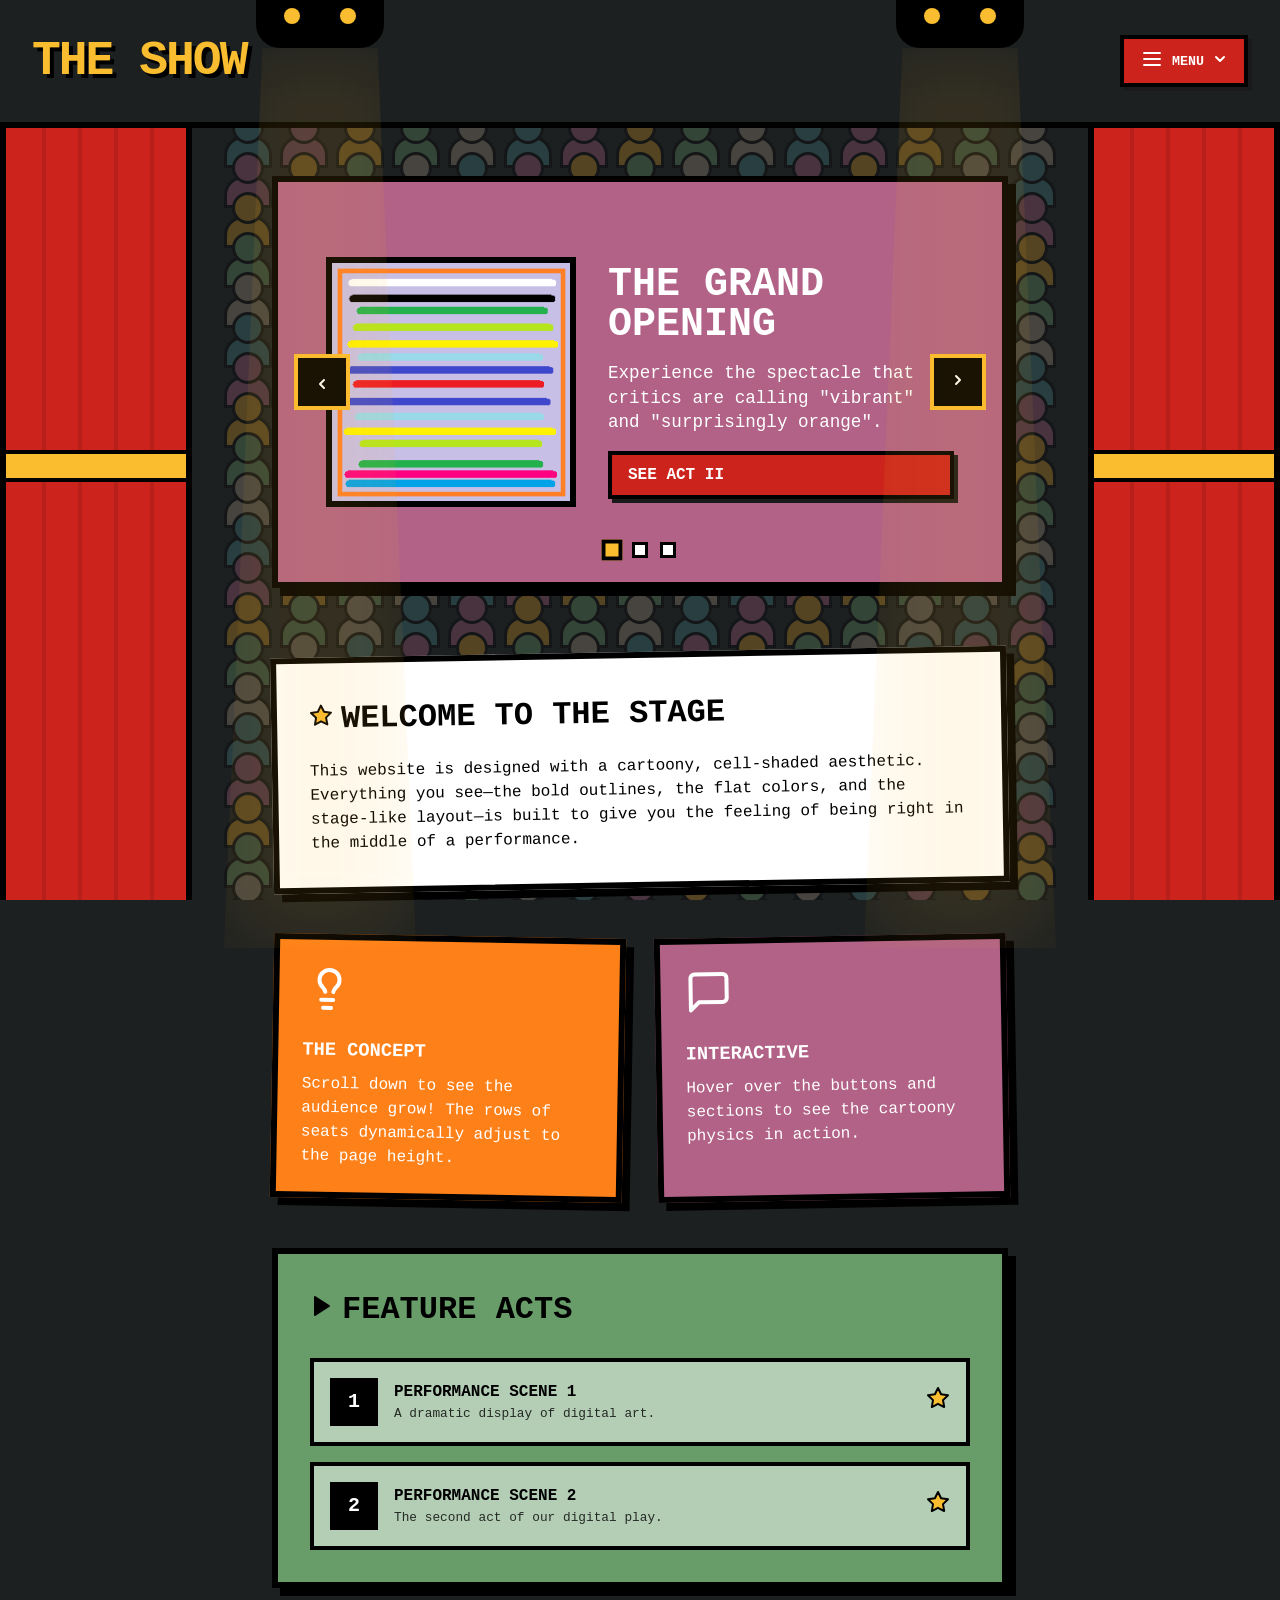
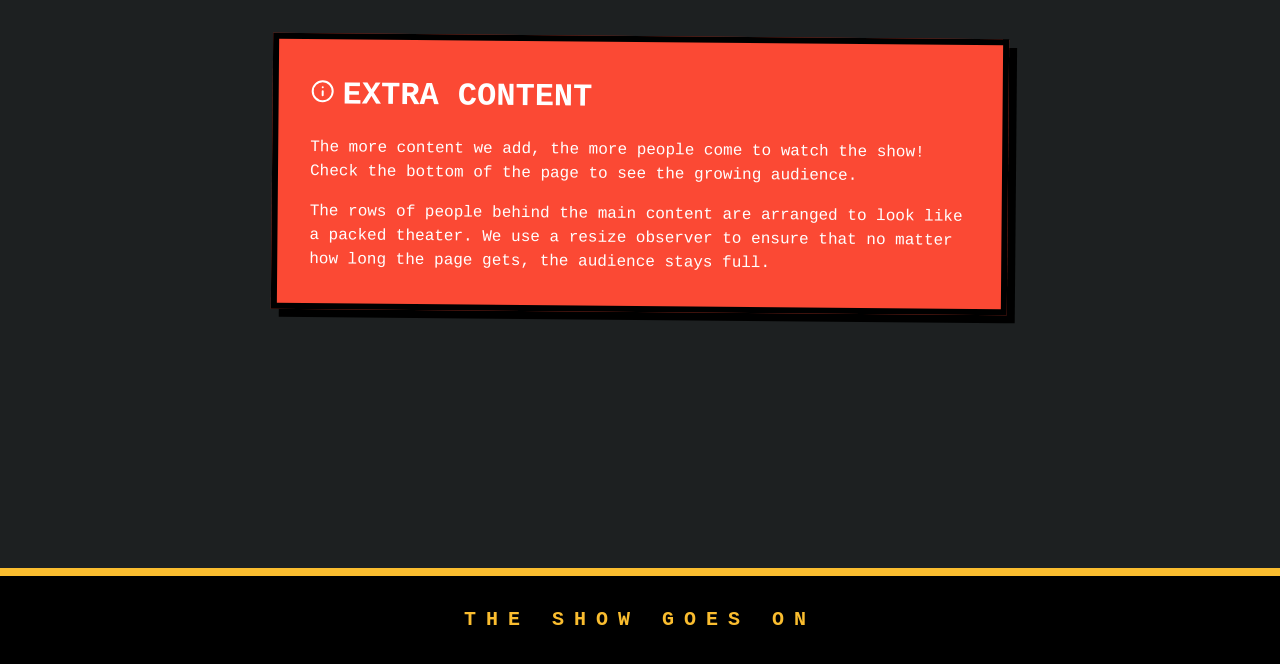
<file: index.html>
<!DOCTYPE html>
<html lang="en">
<head>
    <meta charset="UTF-8">
    <meta name="viewport" content="width=device-width, initial-scale=1.0">
    <title>The Show - Cartoon Edition</title>
    <link rel="stylesheet" href="css/base.css">
    <link rel="stylesheet" href="css/theme.css">
    <link rel="stylesheet" href="css/components.css">
</head>
<body class="home">

<div id="page" class="site">
    <!-- Header / Spotlight Area -->
    <header id="masthead" class="site-header sticky-header cartoon-border">
        <!-- Left Spotlight -->
        <div class="spotlight-housing spotlight-left">
            <div class="spotlight-bulb"></div>
            <div class="spotlight-bulb"></div>
            <div class="spotlight-cone"></div>
        </div>
        
        <!-- Right Spotlight -->
        <div class="spotlight-housing spotlight-right">
            <div class="spotlight-bulb"></div>
            <div class="spotlight-bulb"></div>
            <div class="spotlight-cone"></div>
        </div>

        <h1 class="main-title">
            The Show
        </h1>

        <nav id="site-navigation" class="main-navigation">
            <div class="dropdown">
                <button class="interactive-btn nav-btn-content menu-toggle" aria-controls="primary-menu" aria-expanded="false">
                    <span data-icon="Menu"></span> MENU <span data-icon="ChevronDown"></span>
                </button>
                <ul id="primary-menu" class="dropdown-menu menu">
                    <li class="dropdown-item menu-item menu-item-has-children">
                        <a href="index.html" class="dropdown-link nav-link has-submenu">
                            ACT I <span data-icon="ChevronRight"></span>
                        </a>
                        <ul class="dropdown-menu dropdown-submenu sub-menu">
                            <li class="dropdown-item menu-item menu-item-has-children">
                                <a href="index.html" class="dropdown-link nav-link has-submenu">
                                    Chapter 1 <span data-icon="ChevronRight"></span>
                                </a>
                                <ul class="dropdown-menu dropdown-submenu sub-menu">
                                    <li class="menu-item"><a href="index.html" class="dropdown-link nav-link">Alternate beginning</a></li>
                                </ul>
                            </li>
                            <li class="dropdown-item menu-item">
                                <a href="index.html" class="dropdown-link nav-link">Chapter 2</a>
                            </li>
                        </ul>
                    </li>
                    <li class="dropdown-item menu-item menu-item-has-children">
                        <a href="act2.html" class="dropdown-link nav-link has-submenu">
                            ACT II <span data-icon="ChevronRight"></span>
                        </a>
                        <ul class="dropdown-menu dropdown-submenu sub-menu">
                            <li class="dropdown-item menu-item">
                                <a href="act2.html" class="dropdown-link nav-link">Chapter 3</a>
                            </li>
                            <li class="dropdown-item menu-item menu-item-has-children">
                                <a href="act2.html" class="dropdown-link nav-link has-submenu">
                                    Chapter 4 <span data-icon="ChevronRight"></span>
                                </a>
                                <ul class="dropdown-menu dropdown-submenu sub-menu">
                                    <li class="menu-item"><a href="act2.html" class="dropdown-link nav-link">Alternate ending</a></li>
                                </ul>
                            </li>
                        </ul>
                    </li>
                    <li class="dropdown-item menu-item">
                        <a href="portfolio.html" class="dropdown-link nav-link">BILLBOARD</a>
                    </li>
                    <li class="dropdown-item menu-item">
                        <a href="contact.html" class="dropdown-link nav-link">CONTACT</a>
                    </li>
                </ul>
            </div>
        </nav>
    </header>

    <!-- Main Content -->
    <main id="primary" class="site-main">

        <!-- Featured Carousel -->
        <section class="featured-carousel-section margin-bottom-1">
            <div class="carousel-container cartoon-border cartoon-shadow">
                <div class="carousel-track">
                    <!-- Slide 1 -->
                    <div class="carousel-slide active scene-purple">
                        <div class="slide-image-wrapper">
                            <img src="thumbnail.png" alt="Grand Opening" class="slide-image cartoon-border">
                        </div>
                        <div class="slide-content">
                            <h2 class="slide-title">The Grand Opening</h2>
                            <p class="slide-description">Experience the spectacle that critics are calling "vibrant" and "surprisingly orange".</p>
                            <a href="act2.html" class="interactive-btn nav-link">SEE ACT II</a>
                        </div>
                    </div>
                    <!-- Slide 2 -->
                    <div class="carousel-slide scene-gold">
                        <div class="slide-image-wrapper">
                            <img src="thumbnail.png" alt="New Billboard" class="slide-image cartoon-border">
                        </div>
                        <div class="slide-content">
                            <h2 class="slide-title">Now Showing</h2>
                            <p class="slide-description">Check out our latest billboard for the full schedule of performances this season.</p>
                            <a href="portfolio.html" class="interactive-btn nav-link">THE BILLBOARD</a>
                        </div>
                    </div>
                    <!-- Slide 3 (No Image Example) -->
                    <div class="carousel-slide scene-aqua">
                        <div class="slide-content no-image-padding">
                            <h2 class="slide-title">Director's Note</h2>
                            <p class="slide-description">"Every pixel is a performer, and every line of code is a stage direction." - The Director</p>
                            <a href="contact.html" class="interactive-btn nav-link">CONTACT US</a>
                        </div>
                    </div>
                </div>

                <!-- Navigation Controls -->
                <button class="carousel-control prev-btn" aria-label="Previous Slide">
                    <span data-icon="ChevronRight"></span>
                </button>
                <button class="carousel-control next-btn" aria-label="Next Slide">
                    <span data-icon="ChevronRight"></span>
                </button>

                <!-- Dots -->
                <div class="carousel-dots">
                    <button class="carousel-dot active" aria-label="Go to slide 1"></button>
                    <button class="carousel-dot" aria-label="Go to slide 2"></button>
                    <button class="carousel-dot" aria-label="Go to slide 3"></button>
                </div>
            </div>
        </section>
        
        <section class="cartoon-border cartoon-shadow rotate-left section-block scene-white">
            <h2 class="section-header">
                <span data-icon="Star"></span> WELCOME TO THE STAGE
            </h2>
            <p>This website is designed with a cartoony, cell-shaded aesthetic. Everything you see—the bold outlines, the flat colors, and the stage-like layout—is built to give you the feeling of being right in the middle of a performance.</p>
        </section>

        <section class="responsive-grid">
            <div class="cartoon-border cartoon-shadow rotate-right grid-item scene-orange">
                <div data-icon="Lightbulb" class="icon-margin-bottom"></div>
                <h3 class="grid-title">The Concept</h3>
                <p>Scroll down to see the audience grow! The rows of seats dynamically adjust to the page height.</p>
            </div>
            <div class="cartoon-border cartoon-shadow rotate-left grid-item scene-purple">
                <div data-icon="Message" class="icon-margin-bottom"></div>
                <h3 class="grid-title">Interactive</h3>
                <p>Hover over the buttons and sections to see the cartoony physics in action.</p>
            </div>
        </section>

        <section class="cartoon-border cartoon-shadow section-block scene-green">
            <h2 class="section-header section-header-large">
                <span data-icon="Play"></span> Feature Acts
            </h2>
            <div class="feature-list">
                <div class="feature-row">
                    <div class="feature-number">1</div>
                    <div class="feature-content">
                        <h4 class="feature-title">Performance Scene 1</h4>
                        <p class="feature-desc">A dramatic display of digital art.</p>
                    </div>
                    <div data-icon="Star"></div>
                </div>
                <div class="feature-row">
                    <div class="feature-number">2</div>
                    <div class="feature-content">
                        <h4 class="feature-title">Performance Scene 2</h4>
                        <p class="feature-desc">The second act of our digital play.</p>
                    </div>
                    <div data-icon="Star"></div>
                </div>
            </div>
        </section>

        <section class="cartoon-border cartoon-shadow rotate-slight section-block scene-red-bright">
            <h2 class="section-header">
                <span data-icon="Info"></span> EXTRA CONTENT
            </h2>
            <p class="margin-bottom-1">The more content we add, the more people come to watch the show! Check the bottom of the page to see the growing audience.</p>
            <p>The rows of people behind the main content are arranged to look like a packed theater. We use a resize observer to ensure that no matter how long the page gets, the audience stays full.</p>
        </section>
    </main>

    <!-- Curtains -->
    <div class="curtain curtain-left">
        <div class="curtain-fold"></div>
        <div class="curtain-fold"></div>
        <div class="curtain-fold"></div>
        <div class="curtain-fold"></div>
        <div class="curtain-tie"></div>
    </div>
    <div class="curtain curtain-right">
        <div class="curtain-fold"></div>
        <div class="curtain-fold"></div>
        <div class="curtain-fold"></div>
        <div class="curtain-fold"></div>
        <div class="curtain-tie"></div>
    </div>

    <!-- Audience Background Layer -->
    <div id="bg-audience-container" class="audience-bg-layer">
        <!-- Injected via JS -->
    </div>

    <!-- Footer Area -->
    <footer id="colophon" class="site-footer">
        <div class="footer-marquee">
            <span class="footer-text">The Show Goes On</span>
        </div>
    </footer>

</div><!-- #page -->

    <script type="module" src="js/app.js"></script>
<script defer src="https://static.cloudflareinsights.com/beacon.min.js/v833ccba57c9e4d2798f2e76cebdd09a11778172276447" integrity="sha512-57MDmcccJXYtNnH+ZiBwzC4jb2rvgVCEokYN+L/nLlmO8rfYT/gIpW2A569iJ/3b+0UEasghjuZH/ma3wIs/EQ==" data-cf-beacon='{"version":"2024.11.0","token":"4c6229722a6346bc8eb5cb0e5eae5d41","server_timing":{"name":{"cfCacheStatus":true,"cfEdge":true,"cfExtPri":true,"cfL4":true,"cfOrigin":true,"cfSpeedBrain":true},"location_startswith":null}}' crossorigin="anonymous"></script>
</body>
</html>
</file>
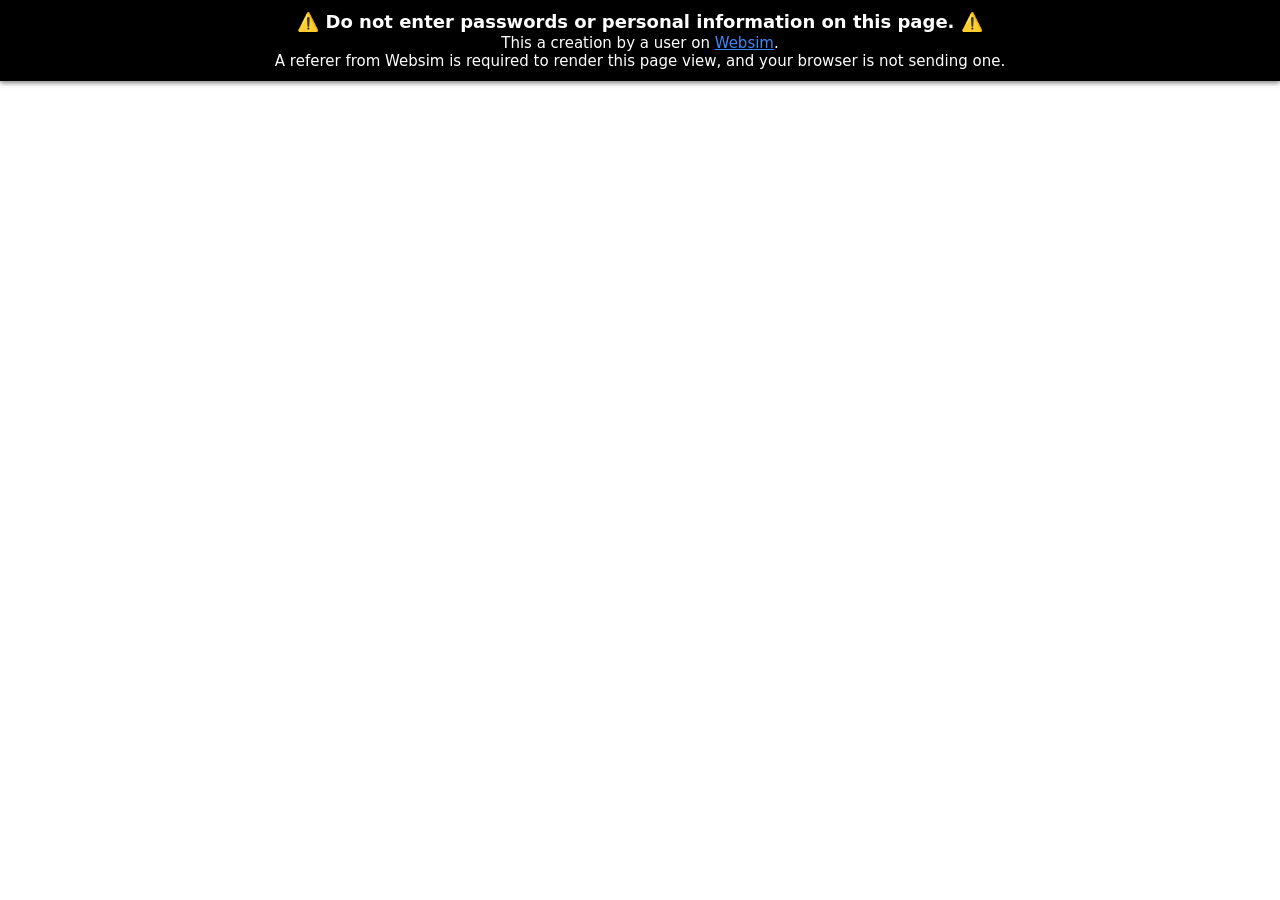
<file: act2.html>
<html lang="en">
  <head>
    <meta charset="UTF-8" />

    <meta charset="utf-8" />
    <link rel="canonical" href="https://websim.com/@SitcomReality/the-show-cartoon-edition" />
    <meta name="viewport" content="width=device-width, initial-scale=1" />

    <title>The Show - Cartoon Edition</title>

    <style>
      html {
        font-size: 15px;
      }
      html,
      body {
        margin: 0;
        padding: 0;
        min-height: 100%;
        height: 100%;
        display: flex;
        flex-direction: column;
      }
      .warning {
        background: black;
        box-shadow: 0 2px 5px rgba(0, 0, 0, 0.5);
        padding: 0.75em;
        color: white;
        text-align: center;
        font-family: -apple-system, BlinkMacSystemFont, "Segoe UI (Custom)",
          Roboto, "Helvetica Neue", "Open Sans (Custom)", system-ui, sans-serif,
          "Apple Color Emoji", "Segoe UI Emoji";
        line-height: 1.2;
        font-size: 1rem;
        position: relative;
        z-index: 2;
      }
      .warning span {
        font-family: initial;
      }
      .warning h1 {
        font-size: 1.2rem;
        margin: 0;
      }
      .warning a {
        color: rgb(66 133 244);
      }
      .iframe-wrap {
        -webkit-box-flex: 1;
        -webkit-flex: 1 1 auto;
            -ms-flex: 1 1 auto;
                flex: 1 1 auto;
        height: 100%;
        position: relative;
        overflow: auto;
        -webkit-overflow-scrolling: touch;
      }
      .iframe {
        position: absolute;
        top: 0;
        left: 0;
        border: 0;
        display: block;
        width: 100%;
        height: 100%;
      }
      @media (max-width: 550px) {
        @supports (height: 100svh) {
          .iframe {
            height: calc(100svh - var(--cp-header-height-small));
          }
        }
      }
    </style>
  </head>

  <body class="">
    <div class="warning">
      <h1>
        <span>⚠️</span> Do not enter passwords or personal information on this
        page. <span>⚠️</span>
      </h1>
      This a creation by a user on
      <a href="https://websim.com/p/6j7dsvo_7ukaaknao0d9/22">Websim</a>.
      <br />
      A referer from Websim is required to render this page view, and your
      browser is not sending one.
      <br />
    </div>

    <div class="result-iframe-wrap" role="main">
      <iframe
        name="contentWindow"
        allow="accelerometer *; bluetooth *; camera *; encrypted-media *; display-capture *; geolocation *; gyroscope *; microphone *; midi *; clipboard-read *; clipboard-write *; serial *; xr-spatial-tracking *; fullscreen *; payment *"
        class="iframe"
        src="https://6j7dsvo_7ukaaknao0d9.c.websim.com/act2.html?v=22&t=1781998426001"
      ></iframe>
    </div>
  </body>
</html>
</file>
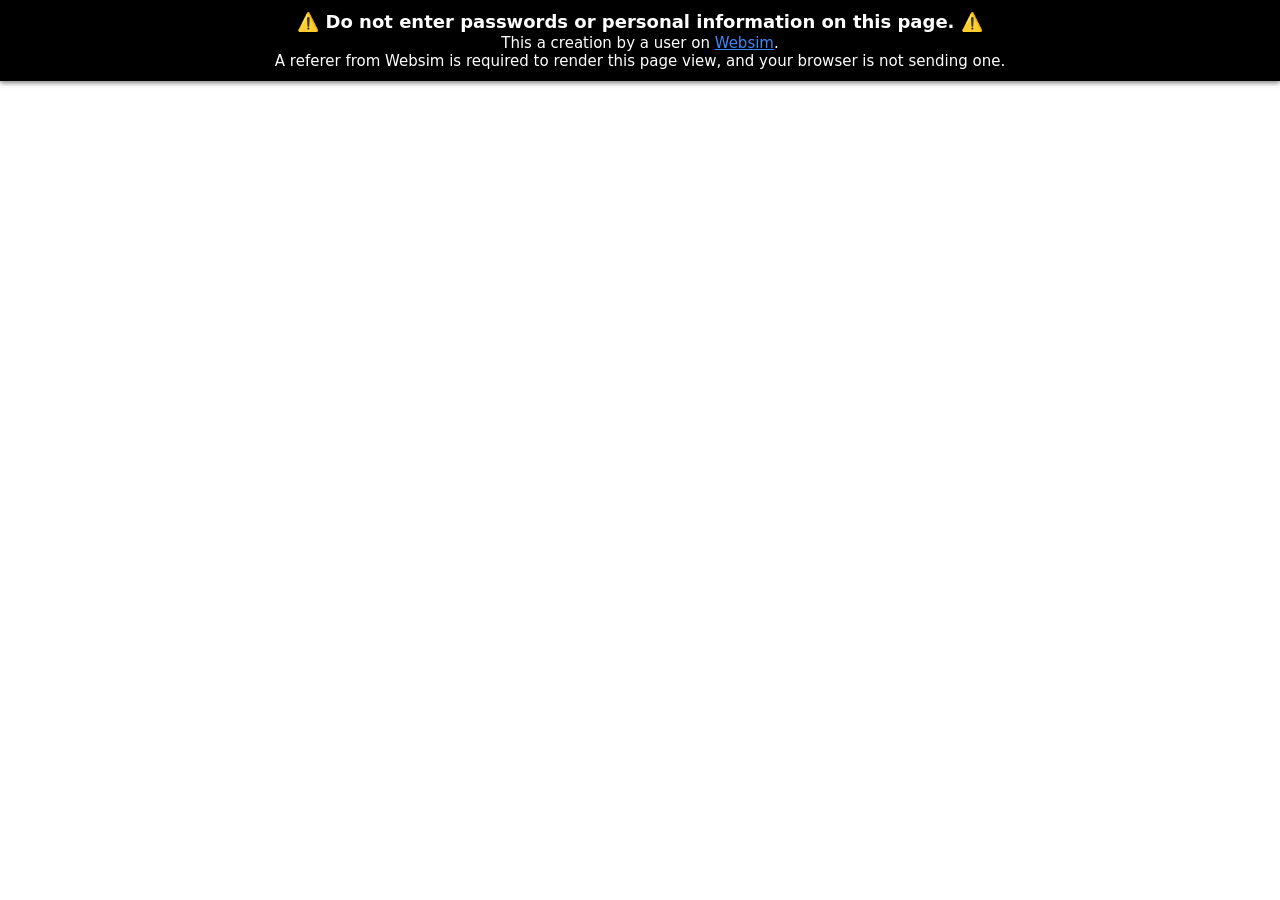
<file: contact.html>
<html lang="en">
  <head>
    <meta charset="UTF-8" />

    <meta charset="utf-8" />
    <link rel="canonical" href="https://websim.com/@SitcomReality/the-show-cartoon-edition" />
    <meta name="viewport" content="width=device-width, initial-scale=1" />

    <title>The Show - Cartoon Edition</title>

    <style>
      html {
        font-size: 15px;
      }
      html,
      body {
        margin: 0;
        padding: 0;
        min-height: 100%;
        height: 100%;
        display: flex;
        flex-direction: column;
      }
      .warning {
        background: black;
        box-shadow: 0 2px 5px rgba(0, 0, 0, 0.5);
        padding: 0.75em;
        color: white;
        text-align: center;
        font-family: -apple-system, BlinkMacSystemFont, "Segoe UI (Custom)",
          Roboto, "Helvetica Neue", "Open Sans (Custom)", system-ui, sans-serif,
          "Apple Color Emoji", "Segoe UI Emoji";
        line-height: 1.2;
        font-size: 1rem;
        position: relative;
        z-index: 2;
      }
      .warning span {
        font-family: initial;
      }
      .warning h1 {
        font-size: 1.2rem;
        margin: 0;
      }
      .warning a {
        color: rgb(66 133 244);
      }
      .iframe-wrap {
        -webkit-box-flex: 1;
        -webkit-flex: 1 1 auto;
            -ms-flex: 1 1 auto;
                flex: 1 1 auto;
        height: 100%;
        position: relative;
        overflow: auto;
        -webkit-overflow-scrolling: touch;
      }
      .iframe {
        position: absolute;
        top: 0;
        left: 0;
        border: 0;
        display: block;
        width: 100%;
        height: 100%;
      }
      @media (max-width: 550px) {
        @supports (height: 100svh) {
          .iframe {
            height: calc(100svh - var(--cp-header-height-small));
          }
        }
      }
    </style>
  </head>

  <body class="">
    <div class="warning">
      <h1>
        <span>⚠️</span> Do not enter passwords or personal information on this
        page. <span>⚠️</span>
      </h1>
      This a creation by a user on
      <a href="https://websim.com/p/6j7dsvo_7ukaaknao0d9/22">Websim</a>.
      <br />
      A referer from Websim is required to render this page view, and your
      browser is not sending one.
      <br />
    </div>

    <div class="result-iframe-wrap" role="main">
      <iframe
        name="contentWindow"
        allow="accelerometer *; bluetooth *; camera *; encrypted-media *; display-capture *; geolocation *; gyroscope *; microphone *; midi *; clipboard-read *; clipboard-write *; serial *; xr-spatial-tracking *; fullscreen *; payment *"
        class="iframe"
        src="https://6j7dsvo_7ukaaknao0d9.c.websim.com/contact.html?v=22&t=1781998426543"
      ></iframe>
    </div>
  </body>
</html>
</file>
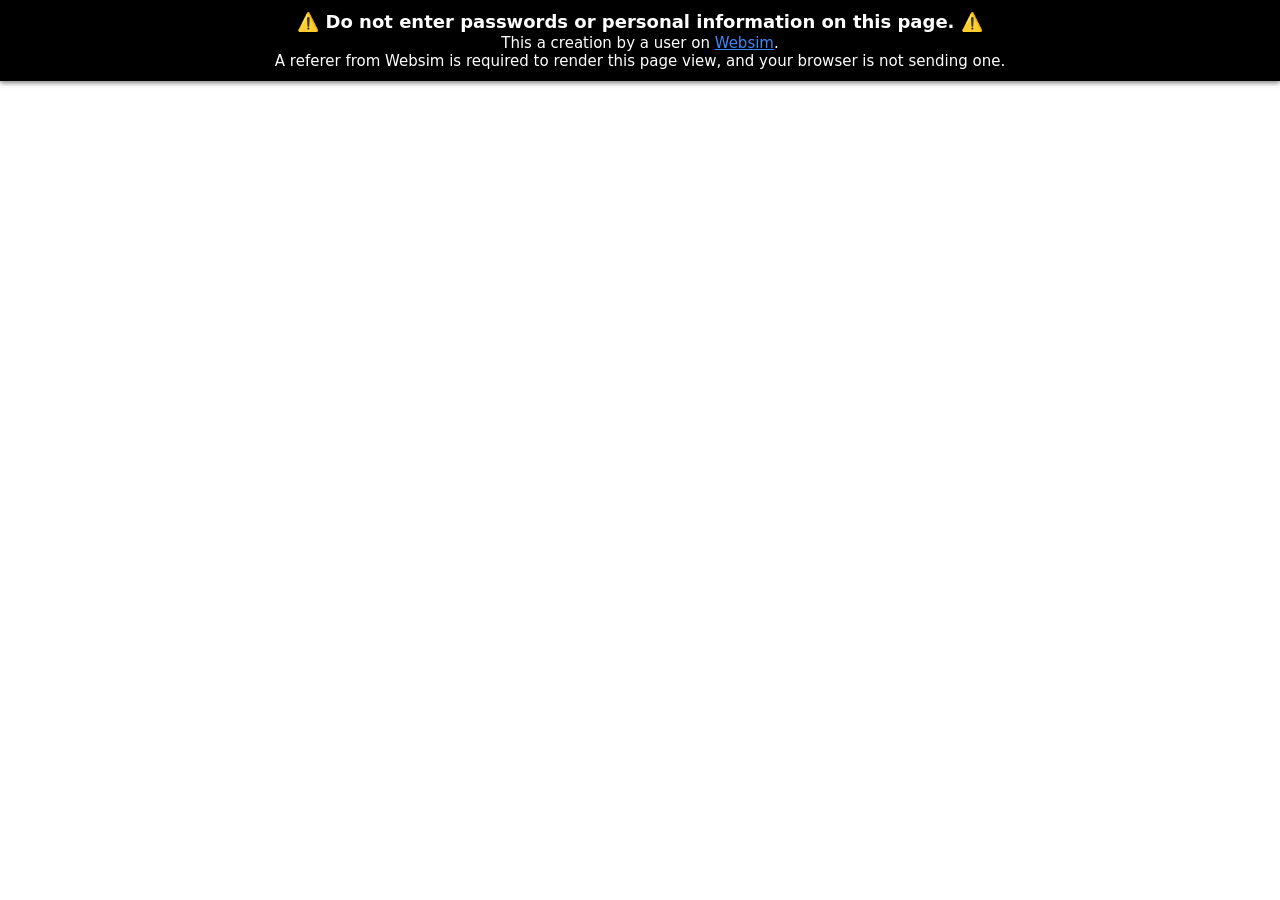
<file: portfolio.html>
<html lang="en">
  <head>
    <meta charset="UTF-8" />

    <meta charset="utf-8" />
    <link rel="canonical" href="https://websim.com/@SitcomReality/the-show-cartoon-edition" />
    <meta name="viewport" content="width=device-width, initial-scale=1" />

    <title>The Show - Cartoon Edition</title>

    <style>
      html {
        font-size: 15px;
      }
      html,
      body {
        margin: 0;
        padding: 0;
        min-height: 100%;
        height: 100%;
        display: flex;
        flex-direction: column;
      }
      .warning {
        background: black;
        box-shadow: 0 2px 5px rgba(0, 0, 0, 0.5);
        padding: 0.75em;
        color: white;
        text-align: center;
        font-family: -apple-system, BlinkMacSystemFont, "Segoe UI (Custom)",
          Roboto, "Helvetica Neue", "Open Sans (Custom)", system-ui, sans-serif,
          "Apple Color Emoji", "Segoe UI Emoji";
        line-height: 1.2;
        font-size: 1rem;
        position: relative;
        z-index: 2;
      }
      .warning span {
        font-family: initial;
      }
      .warning h1 {
        font-size: 1.2rem;
        margin: 0;
      }
      .warning a {
        color: rgb(66 133 244);
      }
      .iframe-wrap {
        -webkit-box-flex: 1;
        -webkit-flex: 1 1 auto;
            -ms-flex: 1 1 auto;
                flex: 1 1 auto;
        height: 100%;
        position: relative;
        overflow: auto;
        -webkit-overflow-scrolling: touch;
      }
      .iframe {
        position: absolute;
        top: 0;
        left: 0;
        border: 0;
        display: block;
        width: 100%;
        height: 100%;
      }
      @media (max-width: 550px) {
        @supports (height: 100svh) {
          .iframe {
            height: calc(100svh - var(--cp-header-height-small));
          }
        }
      }
    </style>
  </head>

  <body class="">
    <div class="warning">
      <h1>
        <span>⚠️</span> Do not enter passwords or personal information on this
        page. <span>⚠️</span>
      </h1>
      This a creation by a user on
      <a href="https://websim.com/p/6j7dsvo_7ukaaknao0d9/22">Websim</a>.
      <br />
      A referer from Websim is required to render this page view, and your
      browser is not sending one.
      <br />
    </div>

    <div class="result-iframe-wrap" role="main">
      <iframe
        name="contentWindow"
        allow="accelerometer *; bluetooth *; camera *; encrypted-media *; display-capture *; geolocation *; gyroscope *; microphone *; midi *; clipboard-read *; clipboard-write *; serial *; xr-spatial-tracking *; fullscreen *; payment *"
        class="iframe"
        src="https://6j7dsvo_7ukaaknao0d9.c.websim.com/portfolio.html?v=22&t=1781998426543"
      ></iframe>
    </div>
  </body>
</html>
</file>
<file: css/base.css>
:root {
  --bg-dark: #1d2021;
  --fg-light: #ebdbb2;
  --accent-yellow: #fabd2f;
  --accent-red: #cc241d;
  --accent-blue: #458588;
  --accent-purple: #b16286;
  --accent-gold: #d79921;
  --accent-green: #689d6a;
  --accent-orange: #fe8019;
  --accent-aqua: #8ec07c;
  --accent-bright-red: #fb4934;
  --black: #000000;
}

* {
  box-sizing: border-box;
  margin: 0;
  padding: 0;
}

body {
  background-color: var(--bg-dark);
  color: var(--fg-light);
  font-family: 'Courier New', Courier, monospace;
  overflow-x: hidden;
  line-height: 1.5;
}

::selection {
  background: var(--accent-yellow);
  color: var(--black);
}

button {
  cursor: pointer;
  font-family: inherit;
}
</file>
<file: css/theme.css>
.cartoon-border {
  border: 6px solid var(--black);
}

.cartoon-shadow {
  box-shadow: 8px 8px 0px var(--black);
}

.rotate-left { transform: rotate(-1deg); }
.rotate-right { transform: rotate(1deg); }
.rotate-slight { transform: rotate(0.5deg); }

.interactive-btn {
  background: var(--accent-red);
  border: 4px solid var(--black);
  padding: 0.5rem 1rem;
  font-weight: bold;
  box-shadow: 4px 4px 0px #1a1a1a;
  transition: transform 0.2s, background 0.2s;
  text-decoration: none;
  color: white;
  display: inline-block;
}

.interactive-btn:hover {
  transform: translateY(-4px);
}

.interactive-btn:active {
  transform: translateY(0);
}

.nav-btn-content {
  display: flex;
  align-items: center;
  gap: 0.5rem;
}

.feature-row {
  display: flex;
  align-items: center;
  gap: 1rem;
  padding: 1rem;
  border: 4px solid var(--black);
  background: rgba(255, 255, 255, 0.5);
  transition: background 0.2s;
  cursor: pointer;
}

.feature-row:hover {
  background: rgba(255, 255, 255, 1);
}

.feature-number {
  width: 3rem;
  height: 3rem;
  background: var(--black);
  color: white;
  display: flex;
  align-items: center;
  justify-content: center;
  font-weight: 900;
  font-size: 1.25rem;
}

.feature-list {
  display: flex;
  flex-direction: column;
  gap: 1rem;
}

.feature-content {
  flex-grow: 1;
}

.feature-title {
  font-weight: bold;
  text-transform: uppercase;
}

.feature-desc {
  font-size: 0.8rem;
  opacity: 0.8;
}

.section-header {
  font-size: 2rem;
  font-weight: 900;
  margin-bottom: 1rem;
  display: flex;
  align-items: center;
  gap: 0.5rem;
}

.section-header-large {
  margin-bottom: 1.5rem;
  text-transform: uppercase;
}

.grid-title {
  font-weight: bold;
  text-transform: uppercase;
  margin-bottom: 0.5rem;
}

.icon-margin-bottom {
  margin-bottom: 1rem;
}

.margin-bottom-1 {
  margin-bottom: 1rem;
}

/* Carousel Component */
.featured-carousel-section {
  width: 100%;
  margin-bottom: 4rem;
}

.carousel-container {
  position: relative;
  overflow: hidden;
  background: var(--bg-dark);
}

.carousel-track {
  display: flex;
  transition: transform 0.5s cubic-bezier(0.77, 0, 0.175, 1);
  width: 100%;
}

.carousel-slide {
  flex: 0 0 100%;
  width: 100%;
  display: flex;
  align-items: center;
  padding: 3rem;
  gap: 2rem;
  min-height: 400px;
}

.slide-image-wrapper {
  flex: 0 0 250px;
}

.slide-image {
  width: 100%;
  aspect-ratio: 1 / 1;
  object-fit: cover;
  display: block;
}

.slide-content {
  flex: 1;
  display: flex;
  flex-direction: column;
  gap: 1rem;
}

.slide-title {
  font-size: 2.5rem;
  font-weight: 900;
  text-transform: uppercase;
  line-height: 1;
}

.slide-description {
  font-size: 1.1rem;
  line-height: 1.4;
  max-width: 500px;
}

.no-image-padding {
  padding-left: 2rem;
  padding-right: 2rem;
  text-align: center;
  align-items: center;
}

/* Controls */
.carousel-control {
  position: absolute;
  top: 50%;
  transform: translateY(-50%);
  background: var(--black);
  color: white;
  border: 4px solid var(--accent-yellow);
  width: 3.5rem;
  height: 3.5rem;
  display: flex;
  align-items: center;
  justify-content: center;
  z-index: 10;
  cursor: pointer;
  transition: transform 0.2s, background 0.2s;
}

.carousel-control:hover {
  background: var(--accent-yellow);
  color: var(--black);
}

.prev-btn {
  left: 1rem;
}

.prev-btn [data-icon] {
  transform: rotate(180deg);
}

.next-btn {
  right: 1rem;
}

.carousel-dots {
  position: absolute;
  bottom: 1.5rem;
  left: 50%;
  transform: translateX(-50%);
  display: flex;
  gap: 0.75rem;
  z-index: 10;
}

.carousel-dot {
  width: 1rem;
  height: 1rem;
  border: 3px solid var(--black);
  background: white;
  padding: 0;
  cursor: pointer;
  transition: background 0.2s, transform 0.2s;
}

.carousel-dot.active {
  background: var(--accent-yellow);
  transform: scale(1.3);
}

@media (max-width: 768px) {
  .carousel-slide {
    flex-direction: column;
    padding: 2.5rem 1.5rem 4rem 1.5rem;
    text-align: center;
    align-items: center;
    min-height: auto;
  }

  .slide-image-wrapper {
    flex: 0 0 150px;
    width: 150px;
  }

  .slide-title {
    font-size: 1.5rem;
  }

  .slide-description {
    font-size: 0.9rem;
  }

  .carousel-control {
    width: 2.5rem;
    height: 2.5rem;
    top: auto;
    bottom: 0.75rem;
    transform: none;
  }

  .prev-btn {
    left: 1rem;
  }

  .next-btn {
    right: 1rem;
  }
}

/* Scene Backgrounds */
.scene-white { background: white; color: black; }
.scene-orange { background: var(--accent-orange); color: white; }
.scene-purple { background: var(--accent-purple); color: white; }
.scene-green { background: var(--accent-green); color: black; }
.scene-red-bright { background: var(--accent-bright-red); color: white; }
.scene-yellow { background: var(--accent-yellow); color: black; }
.scene-aqua { background: var(--accent-aqua); color: black; }
.scene-blue { background: var(--accent-blue); color: white; }
.scene-gold { background: var(--accent-gold); color: black; }

/* Portfolio Billboard */
.portfolio-grid {
  display: flex;
  flex-direction: column;
  gap: 4rem;
  margin-bottom: 5rem;
}

.portfolio-card {
  display: flex;
  flex-direction: column;
  padding: 1.5rem;
  gap: 1.5rem;
  position: relative;
}

@media (min-width: 769px) {
  .portfolio-card {
    flex-direction: row;
    align-items: flex-start;
  }
}

.portfolio-image-container {
  flex-shrink: 0;
  width: 100%;
  max-width: 300px;
  aspect-ratio: 1;
  overflow: hidden;
  background: var(--black);
}

.portfolio-thumbnail {
  width: 100%;
  height: 100%;
  object-fit: cover;
  display: block;
}

.portfolio-content {
  flex-grow: 1;
  display: flex;
  flex-direction: column;
  gap: 1rem;
}

.portfolio-title {
  font-size: 1.8rem;
  font-weight: 900;
  text-transform: uppercase;
  color: inherit;
}

.portfolio-tags {
  display: flex;
  flex-wrap: wrap;
  gap: 0.5rem;
}

.portfolio-tag {
  background: var(--black);
  color: white;
  padding: 0.25rem 0.6rem;
  font-size: 0.75rem;
  font-weight: bold;
  text-transform: uppercase;
  border-radius: 4px;
  border: 1px solid rgba(255, 255, 255, 0.2);
}

/* Metadata specific colors if needed */
.tag-date { background: var(--accent-yellow); color: var(--black); }

.portfolio-description {
  font-size: 1rem;
  line-height: 1.4;
}

.portfolio-btn {
  align-self: flex-start;
}

/* Form Elements */
.theatrical-form {
  display: flex;
  flex-direction: column;
  gap: 1.5rem;
}

.form-group {
  display: flex;
  flex-direction: column;
  gap: 0.5rem;
}

.form-label {
  font-weight: 900;
  text-transform: uppercase;
  font-size: 0.9rem;
  color: var(--black);
}

.form-input,
.form-select,
.form-textarea {
  width: 100%;
  padding: 0.75rem;
  border: 4px solid var(--black);
  background: white;
  font-family: inherit;
  font-size: 1rem;
  box-shadow: 4px 4px 0px var(--black);
  transition: transform 0.1s, box-shadow 0.1s;
}

.form-input:focus,
.form-select:focus,
.form-textarea:focus {
  outline: none;
  transform: translate(-2px, -2px);
  box-shadow: 6px 6px 0px var(--black);
}

.form-textarea {
  min-height: 120px;
  resize: vertical;
}

.form-radio-group {
  display: flex;
  gap: 1.5rem;
  flex-wrap: wrap;
}

.form-radio-label,
.form-checkbox-label {
  display: flex;
  align-items: center;
  gap: 0.5rem;
  cursor: pointer;
  font-weight: bold;
  font-size: 0.9rem;
  color: var(--black);
}

/* Custom styling for standard radio/checkbox to match theme */
.form-radio,
.form-checkbox {
  appearance: none;
  width: 1.5rem;
  height: 1.5rem;
  border: 3px solid var(--black);
  background: white;
  cursor: pointer;
  position: relative;
  transition: background 0.2s;
}

.form-radio {
  border-radius: 50%;
}

.form-checkbox {
  border-radius: 4px;
}

.form-radio:checked {
  background: var(--accent-yellow);
}

.form-radio:checked::after {
  content: '';
  position: absolute;
  top: 50%;
  left: 50%;
  transform: translate(-50%, -50%);
  width: 0.6rem;
  height: 0.6rem;
  background: var(--black);
  border-radius: 50%;
}

.form-checkbox:checked {
  background: var(--accent-yellow);
}

.form-checkbox:checked::after {
  content: '✓';
  position: absolute;
  top: 50%;
  left: 50%;
  transform: translate(-50%, -50%);
  color: var(--black);
  font-weight: 900;
  font-size: 1rem;
}

.form-submit-container {
  margin-top: 1rem;
}

.submit-btn {
  width: 100%;
  padding: 1rem;
  font-size: 1.2rem;
  display: flex;
  justify-content: center;
  align-items: center;
  gap: 0.75rem;
}

.audience-bg-layer {
  position: fixed;
  inset: 0;
  z-index: 0;
  pointer-events: none;
  overflow: hidden;
  opacity: 0.3;
  padding-top: 8rem;
}

@media (max-width: 768px) {
  .audience-bg-layer {
    padding-top: 6rem;
  }
}

.site-footer {
  position: relative;
  z-index: 10;
  margin-top: 5rem;
  pointer-events: none;
}

.footer-marquee {
  height: 6rem;
  background: black;
  border-top: 8px solid var(--accent-yellow);
  display: flex;
  align-items: center;
  justify-content: center;
}

.footer-text {
  color: var(--accent-yellow);
  font-weight: 900;
  text-transform: uppercase;
  letter-spacing: 0.5em;
  font-size: 1.25rem;
}

/* Responsive Layout Classes */
.site-header {
  position: sticky;
  top: 0;
  z-index: 200;
  background: var(--bg-dark);
  height: 8rem;
  display: flex;
  align-items: center;
  justify-content: space-between;
  padding: 0 2rem;
  border-top: none;
  border-left: none;
  border-right: none;
}

.spotlight-left { left: 20%; }
.spotlight-right { right: 20%; }

.main-title {
  color: var(--accent-yellow);
  font-size: 3rem;
  font-weight: 900;
  text-transform: uppercase;
  letter-spacing: -2px;
  filter: drop-shadow(4px 4px 0px #000);
}

.main-navigation {
  display: flex;
  position: relative;
}

/* Dropdown Container */
.dropdown {
  position: relative;
  display: inline-block;
}

/* Dropdown Menu (The actual list) */
.dropdown-menu {
  display: none;
  position: absolute;
  background-color: var(--bg-dark);
  min-width: 220px;
  z-index: 210;
  list-style: none;
  border: 4px solid var(--black);
  box-shadow: 6px 6px 0px var(--black);
  top: 100%;
  right: 0; /* Align right to prevent off-screen on desktop */
  padding: 0;
  margin-top: 0.5rem;
}

/* Toggle classes for click-based navigation */
.dropdown.is-open > .dropdown-menu,
.dropdown-item.is-open > .dropdown-submenu {
  display: block;
}

/* Menu Items */
.dropdown-item {
  position: relative;
  white-space: nowrap;
}

.dropdown-link {
  display: flex;
  align-items: center;
  justify-content: space-between;
  padding: 0.75rem 1rem;
  color: var(--fg-light);
  text-decoration: none;
  font-weight: bold;
  font-size: 0.9rem;
  text-transform: uppercase;
  transition: background 0.1s, color 0.1s;
  border-bottom: 2px solid var(--black);
}

.dropdown-link:hover {
  background-color: var(--accent-yellow);
  color: var(--black);
}

.dropdown-item:last-child > .dropdown-link {
  border-bottom: none;
}

/* Nested Sub-menus - Opening to the left to avoid screen edge */
.dropdown-submenu {
  top: -4px;
  right: 100%;
  left: auto;
  margin-top: 0;
  margin-right: 0.25rem;
}

/* Arrow rotation when open on mobile */
.dropdown-item.is-open > .dropdown-link [data-icon="ChevronRight"],
.dropdown-item.is-open > .dropdown-link [data-icon="ChevronDown"] {
  transform: rotate(90deg);
}

/* Mobile Adjustments for Navigation */
@media (max-width: 768px) {
  .dropdown-menu {
    position: fixed; /* Full width/height approach for better mobile UX */
    top: 6rem;
    left: 1rem;
    right: 1rem;
    width: calc(100% - 2rem);
    max-height: 70vh;
    overflow-y: auto;
    box-shadow: 12px 12px 0px var(--black);
  }

  .dropdown-submenu {
    position: static;
    width: 100%;
    margin: 0;
    border: none;
    border-left: 8px solid var(--accent-yellow);
    background: rgba(0,0,0,0.2);
    box-shadow: none;
  }

  .dropdown-link {
    padding: 1.25rem 1rem; /* Bigger tap targets */
    font-size: 1rem;
  }
}

.site-main {
  position: relative;
  z-index: 30;
  padding: 3rem 2rem 8rem 2rem;
  max-width: 800px;
  margin: 0 auto;
}

.section-block {
  padding: 2rem;
  margin-bottom: 3rem;
}

.responsive-grid {
  display: grid;
  grid-template-columns: 1fr 1fr;
  gap: 2rem;
  margin-bottom: 3rem;
}

.grid-item {
  padding: 1.5rem;
}

@media (max-width: 768px) {
  .site-header {
    height: 6rem;
    padding: 0 2.5rem; /* More horizontal padding to avoid curtains */
  }

  .main-title {
    font-size: 1.4rem;
    letter-spacing: -1px;
  }

  .main-navigation {
    gap: 0.5rem;
  }

  .site-main {
    padding: 1.5rem 2.5rem 6rem 2.5rem; /* Increase side padding to clear curtains (2rem) */
  }

  .section-block {
    padding: 1.25rem;
    margin-bottom: 1.5rem;
  }

  .section-header {
    font-size: 1.4rem;
  }

  .responsive-grid {
    grid-template-columns: 1fr;
    gap: 1rem;
    margin-bottom: 1.5rem;
  }

  .grid-item {
    padding: 1rem;
  }

  .feature-row {
    padding: 0.75rem;
  }

  .feature-number {
    width: 2.5rem;
    height: 2.5rem;
    font-size: 1rem;
  }

  .rotate-left, .rotate-right, .rotate-slight {
    transform: none; /* Avoid horizontal overflow on mobile */
  }

  .footer-text {
    font-size: 1rem;
    letter-spacing: 0.2em;
  }
}
</file>
<file: css/components.css>
/* Curtains */
.curtain {
  position: fixed;
  top: 0;
  bottom: 0;
  width: 12rem;
  z-index: 100; /* Increased to cover header during transition */
  pointer-events: none;
  background: var(--accent-red);
  border-left: 6px solid var(--black);
  border-right: 6px solid var(--black);
  transition: width 0.6s cubic-bezier(0.77, 0, 0.175, 1);
}

@media (max-width: 768px) {
  .curtain {
    width: 2rem;
  }
  .curtain-tie {
    height: 1.25rem;
  }
}

body.curtains-closed .curtain {
  width: 50vw;
  pointer-events: auto;
}

.curtain-left { left: 0; transform-origin: left; animation: sway 5s ease-in-out infinite; }
.curtain-right { right: 0; transform-origin: right; animation: sway 5s ease-in-out infinite reverse; }

@keyframes sway {
  0%, 100% { transform: scaleX(1); }
  50% { transform: scaleX(1.05); }
}

.curtain-fold {
  position: absolute;
  top: 0;
  bottom: 0;
  border-right: 4px solid rgba(0, 0, 0, 0.1);
}

.curtain-fold:nth-child(1) { left: 20%; }
.curtain-fold:nth-child(2) { left: 40%; }
.curtain-fold:nth-child(3) { left: 60%; }
.curtain-fold:nth-child(4) { left: 80%; }

.curtain-tie {
  position: absolute;
  top: 50%;
  width: 100%;
  height: 2rem;
  background: var(--accent-yellow);
  border-top: 4px solid var(--black);
  border-bottom: 4px solid var(--black);
}

/* Spotlights */
.spotlight-housing {
  position: absolute;
  top: 0;
  width: 8rem;
  height: 3rem;
  background: var(--black);
  border-bottom-left-radius: 1.5rem;
  border-bottom-right-radius: 1.5rem;
  display: flex;
  justify-content: space-around;
  padding: 0.5rem;
  transition: all 0.3s ease;
}

@media (max-width: 768px) {
  .spotlight-housing {
    width: 4rem;
    height: 2rem;
    padding: 0.25rem;
  }
  .spotlight-left { left: 5% !important; }
  .spotlight-right { right: 5% !important; }
}

.spotlight-bulb {
  width: 1rem;
  height: 1rem;
  border-radius: 50%;
  background: var(--accent-yellow);
  animation: pulse 2s infinite;
}

@keyframes pulse {
  0%, 100% { opacity: 1; transform: scale(1); }
  50% { opacity: 0.5; transform: scale(0.8); }
}

.spotlight-cone {
  position: absolute;
  top: 100%;
  left: 50%;
  transform: translateX(-50%);
  width: 12rem;
  height: 100vh;
  background: rgba(250, 189, 47, 0.1);
  filter: blur(40px);
  pointer-events: none;
  clip-path: polygon(20% 0%, 80% 0%, 100% 100%, 0% 100%);
}

/* Nav Tooltip */
.nav-tooltip {
  position: absolute;
  background: var(--black);
  color: var(--accent-yellow);
  padding: 0.4rem 0.8rem;
  font-size: 0.75rem;
  font-weight: bold;
  pointer-events: none;
  z-index: 1000;
  opacity: 0;
  transition: opacity 0.4s ease, transform 0.4s ease;
  border: 2px solid var(--accent-yellow);
  white-space: nowrap;
  bottom: 110%;
  left: 50%;
  transform: translateX(-50%) translateY(5px);
  box-shadow: 4px 4px 0px rgba(0,0,0,0.5);
}

.nav-tooltip.is-visible {
  opacity: 1;
  transform: translateX(-50%) translateY(0);
}

@media (max-width: 768px) {
  .nav-tooltip {
    bottom: auto;
    top: 50%;
    left: auto;
    right: 1rem;
    transform: translateY(-50%) translateX(10px);
  }
  .nav-tooltip.is-visible {
    transform: translateY(-50%) translateX(0);
  }
}

/* Audience */
.audience-member {
  position: relative;
  width: 3rem;
  height: 3.5rem;
  margin: 0 0.25rem;
  flex-shrink: 0;
}

.audience-head {
  position: absolute;
  top: 0;
  left: 50%;
  transform: translateX(-50%);
  width: 2rem;
  height: 2rem;
  border-radius: 50%;
  border: 3px solid var(--black);
  background-color: var(--member-color, #458588);
  z-index: 2; /* Keep head above shoulders */
}

.audience-shoulders {
  position: absolute;
  bottom: 0;
  left: 0;
  width: 100%;
  height: 2rem;
  border-top-left-radius: 1.2rem;
  border-top-right-radius: 1.2rem;
  border: 3px solid var(--black);
  background-color: var(--member-color, #458588);
  z-index: 1;
}

.audience-row {
  display: flex;
  justify-content: center;
  margin-top: -1rem;
}
</file>
